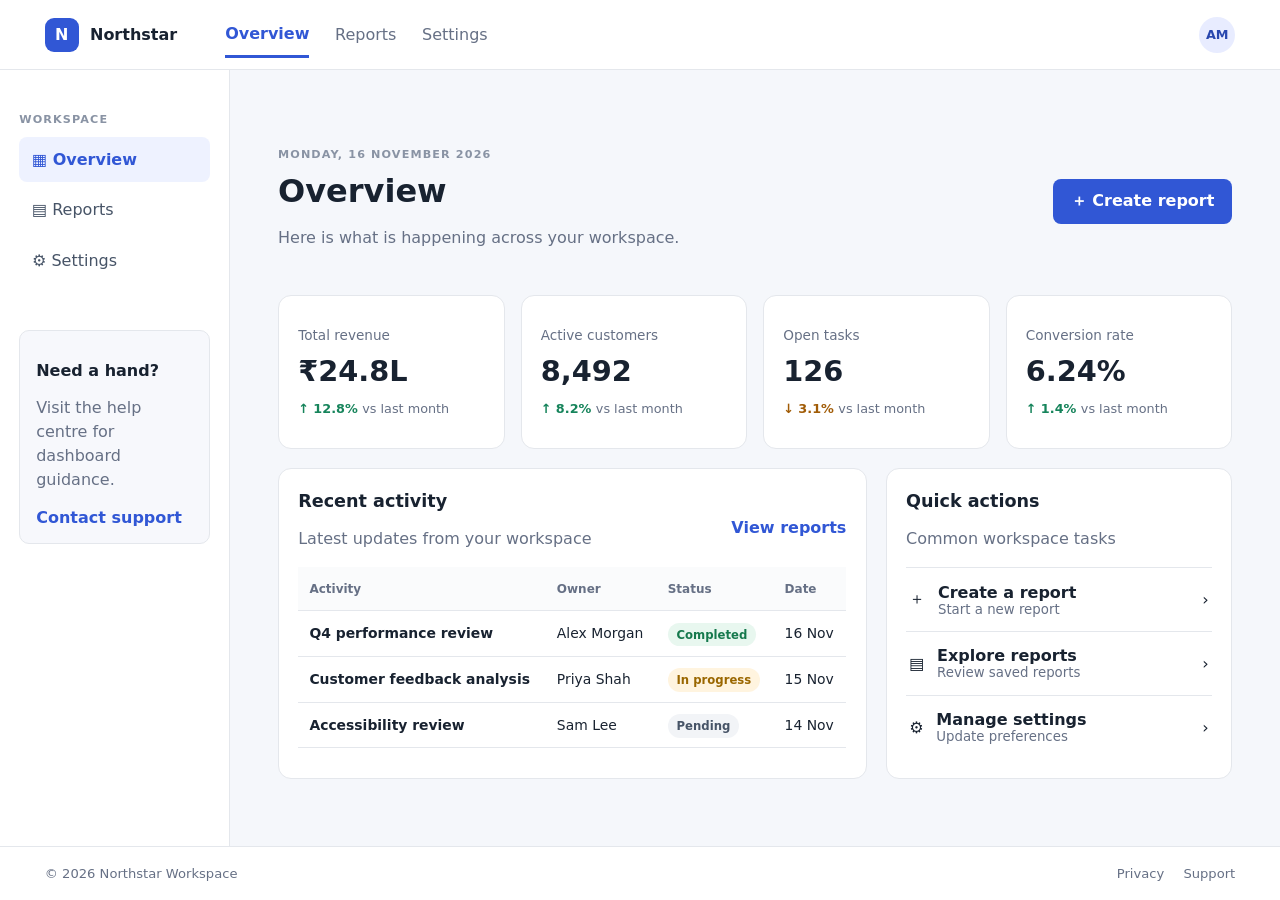
<file: index.html>
<!doctype html>
<html lang="en">
<head>
<meta charset="utf-8"><meta name="viewport" content="width=device-width, initial-scale=1">
<meta name="description" content="Accessible enterprise dashboard overview"><title>Overview | Northstar Dashboard</title>
<link rel="stylesheet" href="./styles.css">
<script src="./app.js" defer></script></head>
<body>
<a class="skip-link" href="#main">Skip to main content</a>
<div class="app-shell">
<header class="site-header"><a class="brand" href="index.html" aria-label="Northstar Dashboard home"><span class="brand-mark" aria-hidden="true">N</span>Northstar</a>
<button class="menu-toggle" type="button" aria-label="Toggle navigation menu" aria-expanded="false" aria-controls="primary-nav">☰</button>
<nav class="top-nav" id="primary-nav" aria-label="Primary navigation"><a href="index.html" aria-current="page">Overview</a><a href="pages/reports.html">Reports</a><a href="pages/settings.html">Settings</a></nav>
<div class="header-actions"><span class="user-avatar" aria-label="Signed in as Alex Morgan">AM</span></div></header>
<div class="workspace">
<aside class="sidebar" aria-label="Workspace sidebar"><p class="eyebrow">WORKSPACE</p><nav aria-label="Workspace navigation"><a class="side-link active" href="index.html" aria-current="page">▦ Overview</a><a class="side-link" href="pages/reports.html">▤ Reports</a><a class="side-link" href="pages/settings.html">⚙ Settings</a></nav><section class="help-card" aria-labelledby="help-title"><h2 id="help-title">Need a hand?</h2><p>Visit the help centre for dashboard guidance.</p><a href="mailto:support@example.com">Contact support</a></section></aside>
<main id="main" class="main-content">
<div class="page-heading"><div><p class="eyebrow">MONDAY, 16 NOVEMBER 2026</p><h1>Overview</h1><p class="muted">Here is what is happening across your workspace.</p></div><button class="button primary" type="button" data-open-dialog="report-dialog">＋ Create report</button></div>
<section class="metrics" aria-label="Performance summary">
<article class="metric"><h2>Total revenue</h2><p class="metric-value">₹24.8L</p><p class="positive">↑ 12.8% <span>vs last month</span></p></article>
<article class="metric"><h2>Active customers</h2><p class="metric-value">8,492</p><p class="positive">↑ 8.2% <span>vs last month</span></p></article>
<article class="metric"><h2>Open tasks</h2><p class="metric-value">126</p><p class="negative">↓ 3.1% <span>vs last month</span></p></article>
<article class="metric"><h2>Conversion rate</h2><p class="metric-value">6.24%</p><p class="positive">↑ 1.4% <span>vs last month</span></p></article>
</section>
<div class="content-grid">
<section class="panel" aria-labelledby="activity-title"><div class="panel-heading"><div><h2 id="activity-title">Recent activity</h2><p class="muted">Latest updates from your workspace</p></div><a href="pages/reports.html">View reports</a></div>
<div class="table-wrap"><table><caption class="visually-hidden">Recent workspace activity, owner, status, and date</caption><thead><tr><th scope="col">Activity</th><th scope="col">Owner</th><th scope="col">Status</th><th scope="col">Date</th></tr></thead><tbody>
<tr><th scope="row">Q4 performance review</th><td>Alex Morgan</td><td><span class="status done">Completed</span></td><td>16 Nov</td></tr>
<tr><th scope="row">Customer feedback analysis</th><td>Priya Shah</td><td><span class="status progress">In progress</span></td><td>15 Nov</td></tr>
<tr><th scope="row">Accessibility review</th><td>Sam Lee</td><td><span class="status pending">Pending</span></td><td>14 Nov</td></tr>
</tbody></table></div></section>
<aside class="panel" aria-labelledby="quick-title"><h2 id="quick-title">Quick actions</h2><p class="muted">Common workspace tasks</p><button class="action" type="button" data-open-dialog="report-dialog">＋ <span><strong>Create a report</strong><small>Start a new report</small></span> ›</button><a class="action" href="pages/reports.html">▤ <span><strong>Explore reports</strong><small>Review saved reports</small></span> ›</a><a class="action" href="pages/settings.html">⚙ <span><strong>Manage settings</strong><small>Update preferences</small></span> ›</a></aside>
</div></main></div>
<footer class="site-footer"><p>© 2026 Northstar Workspace</p><nav aria-label="Footer navigation"><a href="pages/settings.html">Privacy</a><a href="mailto:support@example.com">Support</a></nav></footer></div>
<dialog class="modal" id="report-dialog" aria-labelledby="dialog-title"><form method="dialog" id="report-form" class="modal-content"><div class="modal-heading"><h2 id="dialog-title">Create a report</h2><button type="submit" class="close" aria-label="Close dialog">×</button></div><p class="muted">Enter details to create a draft report.</p><fieldset><legend>Report details</legend><div class="field"><label for="report-name">Report name <span aria-hidden="true">*</span></label><input id="report-name" name="report-name" required minlength="3" maxlength="80" aria-describedby="name-help"><small id="name-help">Use at least 3 characters.</small></div><div class="field"><label for="period">Reporting period <span aria-hidden="true">*</span></label><select id="period" name="period" required><option value="">Choose a period</option><option>This week</option><option>This month</option><option>This quarter</option></select></div></fieldset><div class="field"><label for="report-email">Send a copy to (optional)</label><input id="report-email" name="report-email" type="email" autocomplete="email" placeholder="name@example.com"></div><p id="dialog-feedback" role="status" aria-live="polite"></p><div class="modal-actions"><button type="submit" class="button secondary">Cancel</button><button type="button" id="save-report" class="button primary">Save draft</button></div></form></dialog>
</body></html>
</file>
<file: styles.css>
:root{font-family:system-ui,-apple-system,"Segoe UI",sans-serif;color:#182230;background:#f5f7fb;--ink:#182230;--muted:#667085;--line:#e4e7ec;--blue:#3157d5;--soft:#eef2ff}*{box-sizing:border-box}body{margin:0;min-width:320px}.app-shell{min-height:100vh;display:flex;flex-direction:column}.skip-link{position:absolute;top:-5rem;left:1rem;padding:.8rem;background:white;color:#111;z-index:10}.skip-link:focus{top:1rem}.site-header{height:70px;background:white;border-bottom:1px solid var(--line);display:flex;align-items:center;gap:3rem;padding:0 3.5%}.brand{display:flex;align-items:center;gap:.7rem;color:var(--ink);font-weight:750;text-decoration:none}.brand-mark{display:grid;place-items:center;background:var(--blue);color:white;width:34px;height:34px;border-radius:9px}.top-nav{height:100%;display:flex;align-items:center;gap:1.6rem}.top-nav a{color:var(--muted);text-decoration:none;padding:.8rem 0}.top-nav a[aria-current=page]{color:var(--blue);font-weight:700;border-bottom:3px solid var(--blue)}.header-actions{margin-left:auto}.user-avatar{margin-left:auto;display:grid;place-items:center;border-radius:50%;width:36px;height:36px;background:#e8ecff;color:#2947ae;font-size:.8rem;font-weight:700}.menu-toggle{display:none}.workspace{display:grid;grid-template-columns:230px 1fr;flex:1}.sidebar{background:white;border-right:1px solid var(--line);padding:2rem 1.2rem}.eyebrow{font-size:.7rem;letter-spacing:.1em;font-weight:750;color:#8993a4}.sidebar nav{display:grid;gap:.35rem}.side-link{padding:.8rem;border-radius:8px;text-decoration:none;color:#475467}.side-link.active,.side-link:hover{background:var(--soft);color:var(--blue);font-weight:700}.help-card{margin-top:3rem;padding:1rem;background:#f7f8fc;border:1px solid var(--line);border-radius:10px}.help-card h2{font-size:1rem}.help-card p,.muted{color:var(--muted);line-height:1.5}.help-card a,.panel-heading>a{color:var(--blue);font-weight:650;text-decoration:none}.main-content{width:100%;max-width:1400px;margin:auto;padding:2.4rem 3rem}.page-heading{display:flex;align-items:center;justify-content:space-between;gap:1rem;margin-bottom:1.8rem}.page-heading h1{font-size:2rem;margin:.2rem 0}.button{display:inline-flex;align-items:center;justify-content:center;min-height:44px;padding:.75rem 1.1rem;border:0;border-radius:8px;font:inherit;font-weight:700;text-decoration:none;cursor:pointer}.primary{background:var(--blue);color:white}.secondary{background:white;border:1px solid var(--line);color:var(--ink)}button:focus-visible,a:focus-visible,input:focus-visible,select:focus-visible{outline:3px solid #90a8ff;outline-offset:3px}.metrics{display:grid;grid-template-columns:repeat(4,1fr);gap:1rem;margin-bottom:1.2rem}.metric,.panel{background:white;border:1px solid var(--line);border-radius:13px;padding:1.2rem}.metric h2{font-size:.85rem;color:var(--muted);font-weight:500}.metric-value{font-size:1.8rem;font-weight:750;margin:.4rem 0}.positive,.negative{font-size:.8rem;font-weight:700;color:#16845b}.negative{color:#a15c07}.positive span,.negative span{font-weight:400;color:var(--muted)}.content-grid{display:grid;grid-template-columns:1.7fr 1fr;gap:1.2rem}.panel h2{font-size:1.1rem;margin:.2rem 0}.panel-heading{display:flex;align-items:center;justify-content:space-between}.table-wrap{overflow-x:auto}table{width:100%;border-collapse:collapse;text-align:left;font-size:.87rem}th,td{padding:.9rem .7rem;border-bottom:1px solid var(--line);white-space:nowrap}thead th{font-size:.75rem;color:var(--muted);background:#fafbfc}tbody th{font-weight:650}.visually-hidden{position:absolute;width:1px;height:1px;padding:0;margin:-1px;overflow:hidden;clip:rect(0,0,0,0);white-space:nowrap;border:0}.status{padding:.3rem .55rem;border-radius:99px;font-size:.73rem;font-weight:700}.done{background:#e8f7ef;color:#16794d}.progress{background:#fff4df;color:#9a6700}.pending{background:#f2f4f7;color:#475467}.action{display:flex;align-items:center;gap:.8rem;width:100%;padding:.9rem .2rem;border:0;border-top:1px solid var(--line);background:white;color:var(--ink);text-align:left;text-decoration:none;font:inherit;cursor:pointer}.action span{display:grid;flex:1}.action small{color:var(--muted)}.site-footer{display:flex;justify-content:space-between;padding:1.2rem 3.5%;background:white;border-top:1px solid var(--line);color:var(--muted);font-size:.82rem}.site-footer p{margin:0}.site-footer nav{display:flex;gap:1.2rem}.site-footer a{color:var(--muted);text-decoration:none}.modal{border:0;border-radius:14px;padding:0;width:min(92vw,520px);box-shadow:0 24px 70px #10182840}.modal::backdrop{background:#10182888}.modal-content{padding:1.5rem}.modal-heading,.modal-actions{display:flex;align-items:center;justify-content:space-between;gap:.7rem}.close{border:1px solid var(--line);border-radius:8px;background:white;min-width:40px;min-height:40px;font-size:1.4rem}.modal fieldset,.settings-panel fieldset{border:1px solid var(--line);border-radius:9px;padding:1rem;margin:1rem 0}.modal legend,.settings-panel legend{font-weight:700;padding:0 .3rem}.field{display:grid;gap:.4rem;margin:.8rem 0}.field label{font-weight:650;font-size:.88rem}.field input,.field select{min-height:44px;border:1px solid #cfd4dc;border-radius:7px;padding:.6rem;font:inherit}.field small{color:var(--muted)}.modal-actions{justify-content:flex-end}.settings-panel{max-width:850px}.form-grid{display:grid;grid-template-columns:1fr 1fr;gap:1rem}.check-field{display:flex;align-items:center;gap:.6rem;margin:.8rem 0}.check-field input{width:18px;height:18px;accent-color:var(--blue)}#settings-feedback,#dialog-feedback{min-height:1.2rem;color:#16794d;font-size:.88rem}@media(max-width:950px){.metrics{grid-template-columns:repeat(2,1fr)}.content-grid{grid-template-columns:1fr}.main-content{padding:2rem 1.4rem}}@media(max-width:650px){.site-header{height:64px;padding:0 1rem;gap:1rem}.menu-toggle{display:block;margin-left:auto;min-width:42px;min-height:42px}.top-nav{display:none;position:absolute;z-index:5;top:64px;left:0;right:0;height:auto;background:white;padding:1rem;flex-direction:column;align-items:stretch}.top-nav.is-open{display:flex}.top-nav a[aria-current=page]{border:0}.workspace{display:block}.sidebar{display:none}.main-content{padding:1.4rem 1rem}.page-heading{align-items:flex-start;flex-direction:column}.metrics{gap:.65rem}.metric{padding:.9rem}.metric-value{font-size:1.5rem}.form-grid{grid-template-columns:1fr}.site-footer{flex-direction:column;gap:.8rem;padding:1rem}}@media(prefers-reduced-motion:reduce){*{scroll-behavior:auto!important;transition:none!important;animation:none!important}}
</file>
